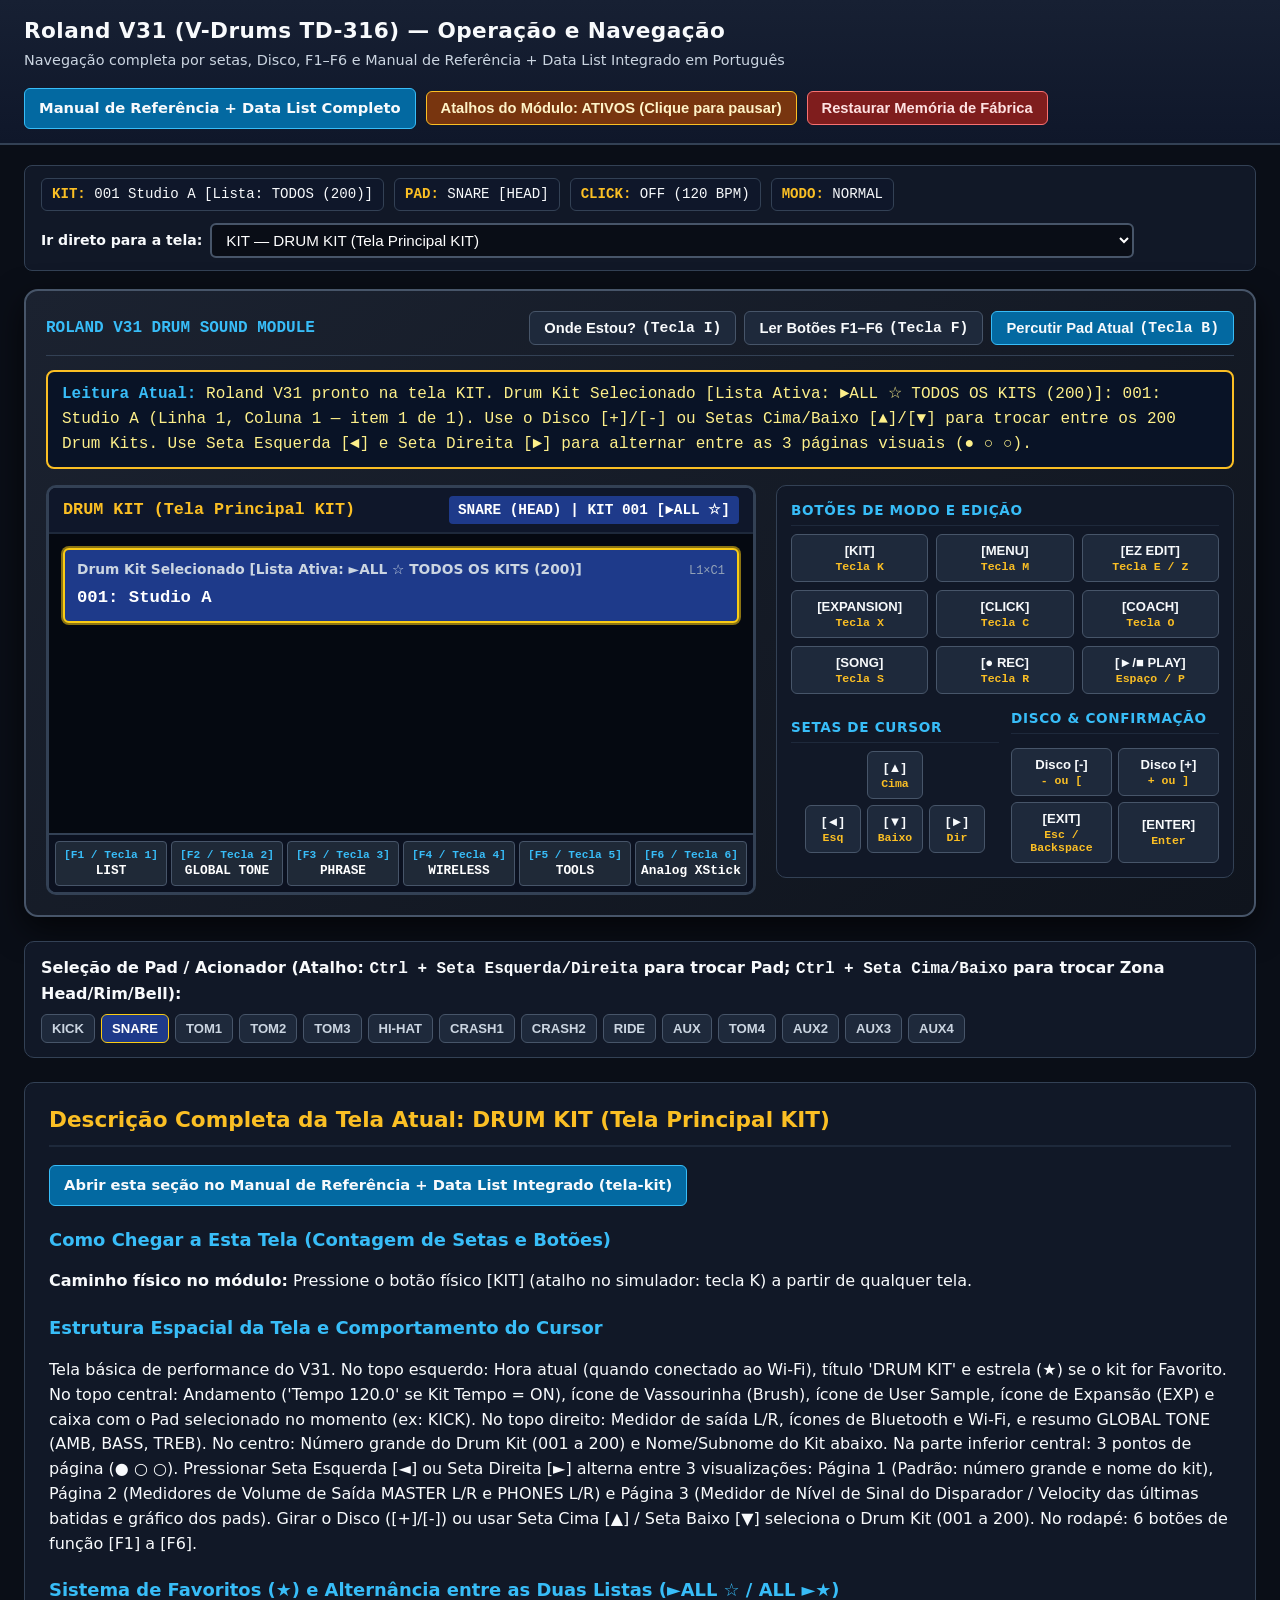
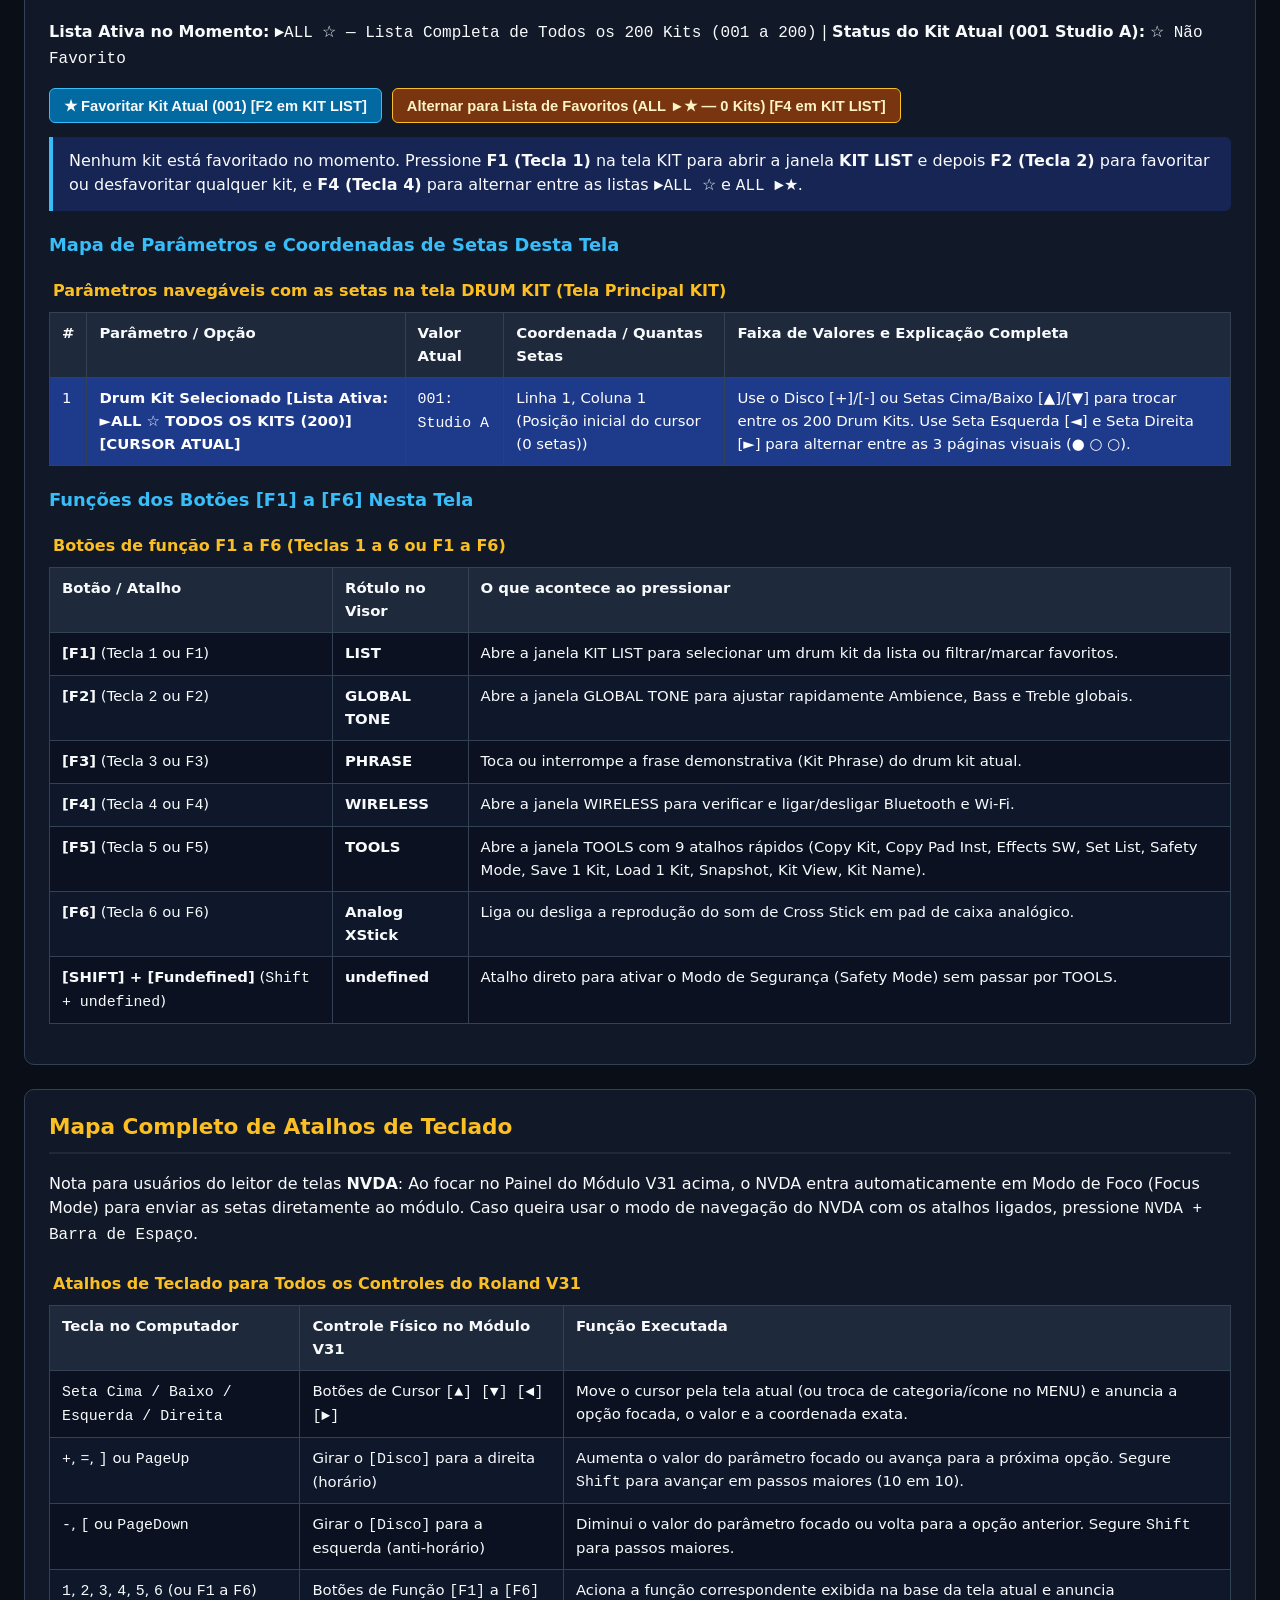
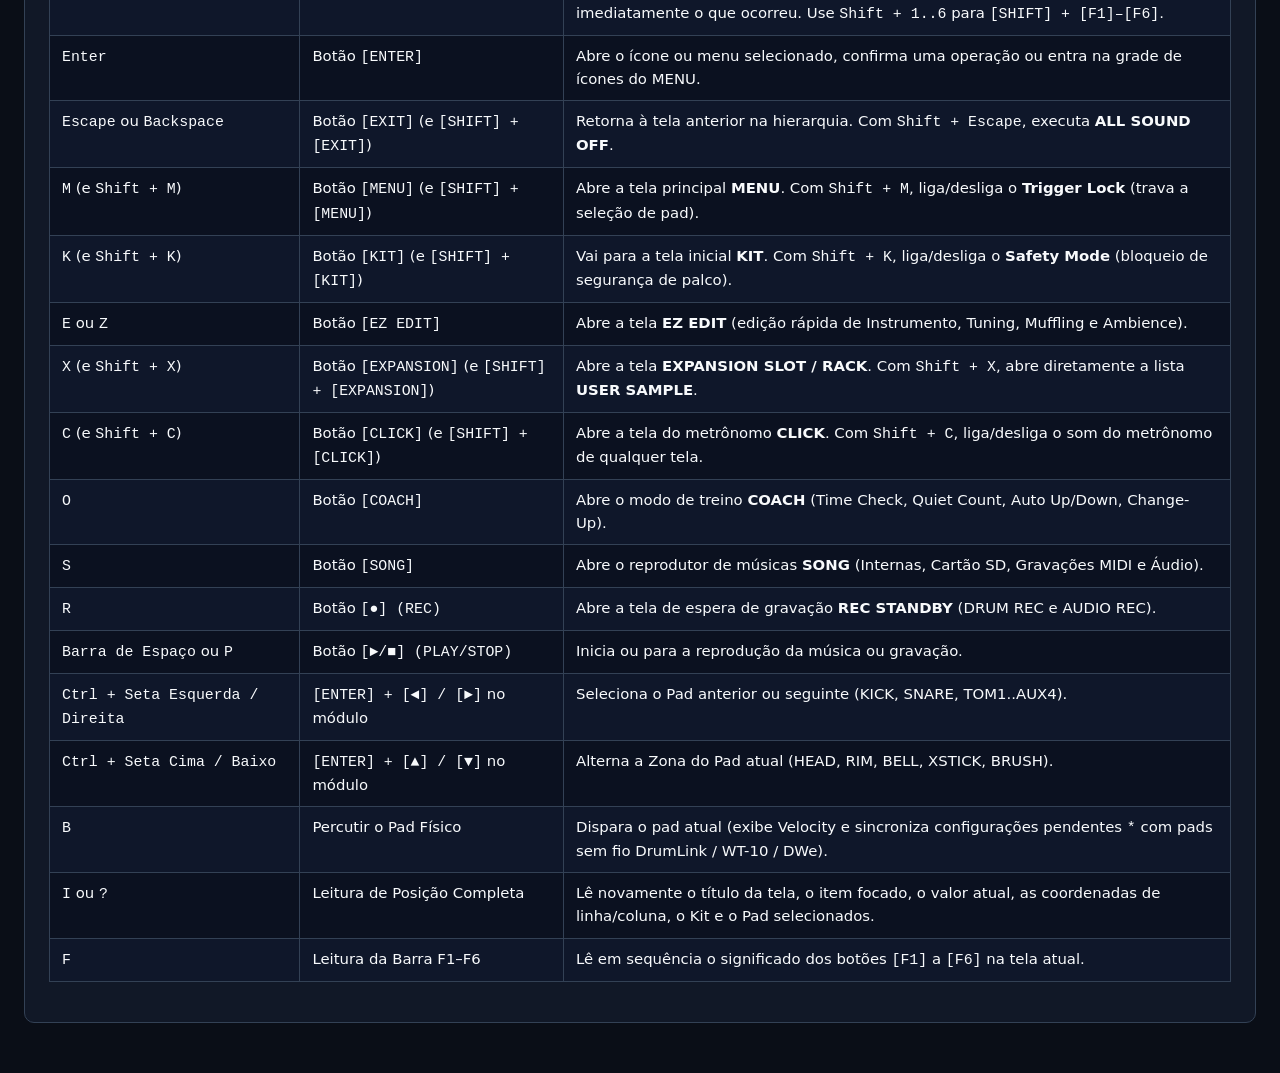
<file: index.html>
<!DOCTYPE html>
<html lang="pt-BR">
<head>
  <meta charset="UTF-8" />
  <meta name="viewport" content="width=device-width, initial-scale=1.0" />
  <title>Roland V31 (TD-316) — Painel Operacional e Manual Acessível</title>
  <link rel="stylesheet" href="styles.css" />
</head>
<body>
  <a href="#v31-simulator-app" class="skip-link">Pular para o Painel do Módulo V31</a>
  <a href="#current-screen-doc" class="skip-link">Pular para a Descrição Completa da Tela Atual</a>

  <!-- Regiões Live Duplas para garantir leitura imediata de cada tecla no NVDA -->
  <div id="nvda-live-a" class="sr-only" aria-live="assertive" aria-atomic="true"></div>
  <div id="nvda-live-b" class="sr-only" aria-live="assertive" aria-atomic="true"></div>

  <header class="site-header" role="banner">
    <div class="header-inner">
      <div>
        <h1 class="brand-title">Roland V31 (V-Drums TD-316) — Operação e Navegação</h1>
        <p class="brand-subtitle">Navegação completa por setas, Disco, F1–F6 e Manual de Referência + Data List Integrado em Português</p>
      </div>
      <nav class="top-nav" aria-label="Navegação Principal">
        <a href="manual.html" class="nav-link-btn btn-primary">Manual de Referência + Data List Completo</a>
        <button type="button" id="btn-toggle-capture" class="btn btn-amber">Atalhos do Módulo: ATIVOS (Clique para pausar)</button>
        <button type="button" id="btn-reset-memory" class="btn btn-danger">Restaurar Memória de Fábrica</button>
      </nav>
    </div>
  </header>

  <main class="main-container" role="main">
    <!-- Barra de Status do Módulo -->
    <section class="status-bar" aria-label="Status Atual do Módulo">
      <div class="status-pills">
        <span id="status-kit" class="status-pill"><strong>KIT:</strong> 001 Studio A</span>
        <span id="status-pad" class="status-pill"><strong>PAD:</strong> SNARE [HEAD]</span>
        <span id="status-click" class="status-pill"><strong>CLICK:</strong> OFF (120 BPM)</span>
        <span id="status-flags" class="status-pill"><strong>MODO:</strong> NORMAL</span>
      </div>
      <div style="display:flex; align-items:center; gap:8px;">
        <label for="quick-screen-select" style="font-size:0.88rem; font-weight:700;">Ir direto para a tela:</label>
        <select id="quick-screen-select" class="search-box" style="width:auto; min-width:260px; padding:6px 10px;"></select>
      </div>
    </section>

    <!-- Painel Interativo do Módulo Roland V31 -->
    <section
      id="v31-simulator-app"
      class="v31-chassis"
      role="application"
      tabindex="0"
      aria-label="Painel do Módulo Roland V31. Use as setas para navegar pelas opções, números de 1 a 6 para F1 a F6, Mais e Menos para girar o Disco, Enter para abrir e Escape para sair."
    >
      <div class="chassis-top-row">
        <span class="chassis-badge">ROLAND V31 DRUM SOUND MODULE</span>
        <div style="display:flex; gap:8px; flex-wrap:wrap;">
          <button type="button" id="btn-hw-whereami" class="btn">Onde Estou? <kbd>(Tecla I)</kbd></button>
          <button type="button" id="btn-hw-readf" class="btn">Ler Botões F1–F6 <kbd>(Tecla F)</kbd></button>
          <button type="button" id="btn-hw-strike" class="btn btn-primary">Percutir Pad Atual <kbd>(Tecla B)</kbd></button>
        </div>
      </div>

      <!-- Última Leitura Enviada ao Leitor de Telas -->
      <div class="live-announcement-banner" aria-hidden="true">
        <strong>Leitura Atual:</strong> <span id="last-announcement-text">Módulo iniciado na tela KIT (001 Studio A).</span>
      </div>

      <div class="module-workarea">
        <!-- Visor LCD Colorido do V31 -->
        <div class="v31-lcd-frame" role="region" aria-label="Visor LCD do Módulo V31">
          <div class="lcd-topbar">
            <span id="lcd-screen-title" class="lcd-screen-title">DRUM KIT (Tela Principal KIT)</span>
            <span id="lcd-pad-indicator" class="lcd-pad-indicator">SNARE (HEAD) | KIT 001</span>
          </div>

          <div id="lcd-body" class="lcd-body">
            <!-- Renderizado dinamicamente por simulator.js -->
          </div>

          <div id="lcd-fbar" class="lcd-fbar" role="group" aria-label="Botões de Função F1 a F6 do Visor">
            <!-- Botões F1 a F6 renderizados dinamicamente -->
          </div>
        </div>

        <!-- Controles Físicos do Painel Direito do V31 -->
        <div class="hardware-controls-panel" role="region" aria-label="Botões Físicos do Módulo V31">
          <div>
            <h2 class="hw-group-title">Botões de Modo e Edição</h2>
            <div class="hw-btn-grid">
              <button type="button" id="btn-hw-kit" class="hw-btn">[KIT]<kbd>Tecla K</kbd></button>
              <button type="button" id="btn-hw-menu" class="hw-btn">[MENU]<kbd>Tecla M</kbd></button>
              <button type="button" id="btn-hw-ezedit" class="hw-btn">[EZ EDIT]<kbd>Tecla E / Z</kbd></button>
              <button type="button" id="btn-hw-expansion" class="hw-btn">[EXPANSION]<kbd>Tecla X</kbd></button>
              <button type="button" id="btn-hw-click" class="hw-btn">[CLICK]<kbd>Tecla C</kbd></button>
              <button type="button" id="btn-hw-coach" class="hw-btn">[COACH]<kbd>Tecla O</kbd></button>
              <button type="button" id="btn-hw-song" class="hw-btn">[SONG]<kbd>Tecla S</kbd></button>
              <button type="button" id="btn-hw-rec" class="hw-btn">[● REC]<kbd>Tecla R</kbd></button>
              <button type="button" id="btn-hw-play" class="hw-btn">[►/■ PLAY]<kbd>Espaço / P</kbd></button>
            </div>
          </div>

          <div class="dpad-and-dial">
            <div>
              <h2 class="hw-group-title">Setas de Cursor</h2>
              <div class="dpad-grid">
                <div></div>
                <button type="button" id="btn-hw-up" class="hw-btn" aria-label="Seta para Cima">[▲]<kbd>Cima</kbd></button>
                <div></div>
                <button type="button" id="btn-hw-left" class="hw-btn" aria-label="Seta para Esquerda">[◄]<kbd>Esq</kbd></button>
                <button type="button" id="btn-hw-down" class="hw-btn" aria-label="Seta para Baixo">[▼]<kbd>Baixo</kbd></button>
                <button type="button" id="btn-hw-right" class="hw-btn" aria-label="Seta para Direita">[►]<kbd>Dir</kbd></button>
              </div>
            </div>

            <div class="dial-box">
              <h2 class="hw-group-title">Disco &amp; Confirmação</h2>
              <div style="display:grid; grid-template-columns:1fr 1fr; gap:6px;">
                <button type="button" id="btn-hw-dial-dec" class="hw-btn">Disco [-]<kbd>- ou [</kbd></button>
                <button type="button" id="btn-hw-dial-inc" class="hw-btn">Disco [+]<kbd>+ ou ]</kbd></button>
                <button type="button" id="btn-hw-exit" class="hw-btn">[EXIT]<kbd>Esc / Backspace</kbd></button>
                <button type="button" id="btn-hw-enter" class="hw-btn">[ENTER]<kbd>Enter</kbd></button>
              </div>
            </div>
          </div>
        </div>
      </div>
    </section>

    <!-- Barra de Seleção Rápida de Pads e Zonas -->
    <section class="pad-bar" aria-label="Seleção de Pad e Zona">
      <div style="display:flex; justify-content:space-between; align-items:center; flex-wrap:wrap; gap:8px;">
        <strong>Seleção de Pad / Acionador (Atalho: <code>Ctrl + Seta Esquerda/Direita</code> para trocar Pad; <code>Ctrl + Seta Cima/Baixo</code> para trocar Zona Head/Rim/Bell):</strong>
      </div>
      <div id="pad-selector-row" class="pad-buttons-row"></div>
    </section>

    <!-- Seção Obrigatória: Descrição Completa da Tela Atual, Mapa de Setas e Link para o Manual -->
    <section id="current-screen-doc" class="doc-card" aria-label="Descrição Completa da Tela Atual e Mapa de Setas">
      <!-- Preenchido dinamicamente por simulator.js a cada mudança de tela ou valor -->
    </section>

    <!-- Referência Rápida de Todos os Atalhos de Teclado -->
    <section class="doc-card" aria-label="Tabela de Atalhos de Teclado do Módulo V31">
      <h2>Mapa Completo de Atalhos de Teclado</h2>
      <p>
        Nota para usuários do leitor de telas <strong>NVDA</strong>: Ao focar no Painel do Módulo V31 acima, o NVDA entra automaticamente em Modo de Foco (Focus Mode) para enviar as setas diretamente ao módulo. Caso queira usar o modo de navegação do NVDA com os atalhos ligados, pressione <code>NVDA + Barra de Espaço</code>.
      </p>
      <div class="table-responsive">
        <table class="v31-table">
          <caption>Atalhos de Teclado para Todos os Controles do Roland V31</caption>
          <thead>
            <tr>
              <th scope="col">Tecla no Computador</th>
              <th scope="col">Controle Físico no Módulo V31</th>
              <th scope="col">Função Executada</th>
            </tr>
          </thead>
          <tbody>
            <tr>
              <td><code>Seta Cima / Baixo / Esquerda / Direita</code></td>
              <td>Botões de Cursor <code>[▲] [▼] [◄] [►]</code></td>
              <td>Move o cursor pela tela atual (ou troca de categoria/ícone no MENU) e anuncia a opção focada, o valor e a coordenada exata.</td>
            </tr>
            <tr>
              <td><code>+</code>, <code>=</code>, <code>]</code> ou <code>PageUp</code></td>
              <td>Girar o <code>[Disco]</code> para a direita (horário)</td>
              <td>Aumenta o valor do parâmetro focado ou avança para a próxima opção. Segure <code>Shift</code> para avançar em passos maiores (10 em 10).</td>
            </tr>
            <tr>
              <td><code>-</code>, <code>[</code> ou <code>PageDown</code></td>
              <td>Girar o <code>[Disco]</code> para a esquerda (anti-horário)</td>
              <td>Diminui o valor do parâmetro focado ou volta para a opção anterior. Segure <code>Shift</code> para passos maiores.</td>
            </tr>
            <tr>
              <td><code>1</code>, <code>2</code>, <code>3</code>, <code>4</code>, <code>5</code>, <code>6</code> (ou <code>F1</code> a <code>F6</code>)</td>
              <td>Botões de Função <code>[F1]</code> a <code>[F6]</code></td>
              <td>Aciona a função correspondente exibida na base da tela atual e anuncia imediatamente o que ocorreu. Use <code>Shift + 1..6</code> para <code>[SHIFT] + [F1]–[F6]</code>.</td>
            </tr>
            <tr>
              <td><code>Enter</code></td>
              <td>Botão <code>[ENTER]</code></td>
              <td>Abre o ícone ou menu selecionado, confirma uma operação ou entra na grade de ícones do MENU.</td>
            </tr>
            <tr>
              <td><code>Escape</code> ou <code>Backspace</code></td>
              <td>Botão <code>[EXIT]</code> (e <code>[SHIFT] + [EXIT]</code>)</td>
              <td>Retorna à tela anterior na hierarquia. Com <code>Shift + Escape</code>, executa <strong>ALL SOUND OFF</strong>.</td>
            </tr>
            <tr>
              <td><code>M</code> (e <code>Shift + M</code>)</td>
              <td>Botão <code>[MENU]</code> (e <code>[SHIFT] + [MENU]</code>)</td>
              <td>Abre a tela principal <strong>MENU</strong>. Com <code>Shift + M</code>, liga/desliga o <strong>Trigger Lock</strong> (trava a seleção de pad).</td>
            </tr>
            <tr>
              <td><code>K</code> (e <code>Shift + K</code>)</td>
              <td>Botão <code>[KIT]</code> (e <code>[SHIFT] + [KIT]</code>)</td>
              <td>Vai para a tela inicial <strong>KIT</strong>. Com <code>Shift + K</code>, liga/desliga o <strong>Safety Mode</strong> (bloqueio de segurança de palco).</td>
            </tr>
            <tr>
              <td><code>E</code> ou <code>Z</code></td>
              <td>Botão <code>[EZ EDIT]</code></td>
              <td>Abre a tela <strong>EZ EDIT</strong> (edição rápida de Instrumento, Tuning, Muffling e Ambience).</td>
            </tr>
            <tr>
              <td><code>X</code> (e <code>Shift + X</code>)</td>
              <td>Botão <code>[EXPANSION]</code> (e <code>[SHIFT] + [EXPANSION]</code>)</td>
              <td>Abre a tela <strong>EXPANSION SLOT / RACK</strong>. Com <code>Shift + X</code>, abre diretamente a lista <strong>USER SAMPLE</strong>.</td>
            </tr>
            <tr>
              <td><code>C</code> (e <code>Shift + C</code>)</td>
              <td>Botão <code>[CLICK]</code> (e <code>[SHIFT] + [CLICK]</code>)</td>
              <td>Abre a tela do metrônomo <strong>CLICK</strong>. Com <code>Shift + C</code>, liga/desliga o som do metrônomo de qualquer tela.</td>
            </tr>
            <tr>
              <td><code>O</code></td>
              <td>Botão <code>[COACH]</code></td>
              <td>Abre o modo de treino <strong>COACH</strong> (Time Check, Quiet Count, Auto Up/Down, Change-Up).</td>
            </tr>
            <tr>
              <td><code>S</code></td>
              <td>Botão <code>[SONG]</code></td>
              <td>Abre o reprodutor de músicas <strong>SONG</strong> (Internas, Cartão SD, Gravações MIDI e Áudio).</td>
            </tr>
            <tr>
              <td><code>R</code></td>
              <td>Botão <code>[●] (REC)</code></td>
              <td>Abre a tela de espera de gravação <strong>REC STANDBY</strong> (DRUM REC e AUDIO REC).</td>
            </tr>
            <tr>
              <td><code>Barra de Espaço</code> ou <code>P</code></td>
              <td>Botão <code>[►/■] (PLAY/STOP)</code></td>
              <td>Inicia ou para a reprodução da música ou gravação.</td>
            </tr>
            <tr>
              <td><code>Ctrl + Seta Esquerda / Direita</code></td>
              <td><code>[ENTER] + [◄] / [►]</code> no módulo</td>
              <td>Seleciona o Pad anterior ou seguinte (KICK, SNARE, TOM1..AUX4).</td>
            </tr>
            <tr>
              <td><code>Ctrl + Seta Cima / Baixo</code></td>
              <td><code>[ENTER] + [▲] / [▼]</code> no módulo</td>
              <td>Alterna a Zona do Pad atual (HEAD, RIM, BELL, XSTICK, BRUSH).</td>
            </tr>
            <tr>
              <td><code>B</code></td>
              <td>Percutir o Pad Físico</td>
              <td>Dispara o pad atual (exibe Velocity e sincroniza configurações pendentes <code>*</code> com pads sem fio DrumLink / WT-10 / DWe).</td>
            </tr>
            <tr>
              <td><code>I</code> ou <code>?</code></td>
              <td>Leitura de Posição Completa</td>
              <td>Lê novamente o título da tela, o item focado, o valor atual, as coordenadas de linha/coluna, o Kit e o Pad selecionados.</td>
            </tr>
            <tr>
              <td><code>F</code></td>
              <td>Leitura da Barra F1–F6</td>
              <td>Lê em sequência o significado dos botões <code>[F1]</code> a <code>[F6]</code> na tela atual.</td>
            </tr>
          </tbody>
        </table>
      </div>
    </section>
  </main>

  <!-- Dados Completos do Manual de Referência + Data List -->
  <script src="data/kits_and_lists.js"></script>
  <script src="data/instruments.js"></script>
  <script src="data/effects.js"></script>
  <script src="data/manual_sections.js"></script>
  <script src="data/screens_and_menus.js"></script>
  <!-- Motor Operacional do Módulo V31 -->
  <script src="simulator.js"></script>
</body>
</html>
</file>
<file: styles.css>
/* ============================================================================
   ROLAND V31 / TD-316 — SIMULADOR DE MÓDULO & MANUAL DE REFERÊNCIA INTEGRADO
   Estilos de Alto Contraste e Acessibilidade para Leitores de Tela (NVDA)
   ============================================================================ */

:root {
  --bg-page: #0a0e17;
  --bg-panel: #111827;
  --bg-lcd: #050911;
  --bg-lcd-header: #0f172a;
  --bg-lcd-cell: #131c2e;
  --bg-lcd-active: #1e3a8a;
  --bg-fbtn: #1f2937;
  --bg-fbtn-active: #0284c7;
  --text-primary: #f8fafc;
  --text-secondary: #cbd5e1;
  --text-muted: #94a3b8;
  --accent-cyan: #38bdf8;
  --accent-amber: #fbbf24;
  --accent-green: #4ade80;
  --accent-red: #f87171;
  --border-color: #334155;
  --focus-ring: #facc15;
  --font-sans: "Segoe UI", system-ui, -apple-system, BlinkMacSystemFont, Roboto, sans-serif;
  --font-mono: "Cascadia Mono", "Consolas", "Courier New", monospace;
}

* {
  box-sizing: border-box;
}

html, body {
  margin: 0;
  padding: 0;
  background-color: var(--bg-page);
  color: var(--text-primary);
  font-family: var(--font-sans);
  line-height: 1.55;
  font-size: 16px;
}

/* Utilitários para Leitores de Tela */
.sr-only {
  position: absolute !important;
  width: 1px !important;
  height: 1px !important;
  padding: 0 !important;
  margin: -1px !important;
  overflow: hidden !important;
  clip: rect(0, 0, 0, 0) !important;
  white-space: nowrap !important;
  border: 0 !important;
}

.skip-link {
  position: absolute;
  top: -100px;
  left: 12px;
  background: var(--focus-ring);
  color: #000;
  font-weight: 700;
  padding: 10px 16px;
  border-radius: 6px;
  z-index: 9999;
  text-decoration: none;
}

.skip-link:focus {
  top: 12px;
}

a {
  color: var(--accent-cyan);
  text-decoration: underline;
}

a:hover, a:focus {
  color: var(--focus-ring);
}

:focus-visible {
  outline: 3px solid var(--focus-ring) !important;
  outline-offset: 2px !important;
}

/* Cabeçalho Principal */
.site-header {
  background: linear-gradient(180deg, #172033 0%, #0f172a 100%);
  border-bottom: 2px solid var(--border-color);
  padding: 14px 24px;
}

.header-inner {
  max-width: 1380px;
  margin: 0 auto;
  display: flex;
  flex-wrap: wrap;
  align-items: center;
  justify-content: space-between;
  gap: 16px;
}

.brand-title {
  margin: 0;
  font-size: 1.35rem;
  font-weight: 800;
  letter-spacing: 0.02em;
  color: var(--text-primary);
}

.brand-subtitle {
  margin: 2px 0 0 0;
  font-size: 0.9rem;
  color: var(--text-secondary);
}

.top-nav {
  display: flex;
  flex-wrap: wrap;
  gap: 10px;
  align-items: center;
}

.btn, .nav-link-btn {
  display: inline-flex;
  align-items: center;
  gap: 6px;
  background: #1e293b;
  color: var(--text-primary);
  border: 1px solid #475569;
  border-radius: 6px;
  padding: 8px 14px;
  font-size: 0.92rem;
  font-weight: 600;
  cursor: pointer;
  text-decoration: none;
  transition: background 0.15s, border-color 0.15s;
}

.btn:hover, .nav-link-btn:hover {
  background: #334155;
  border-color: var(--accent-cyan);
  color: #fff;
}

.btn-primary {
  background: #0369a1;
  border-color: #38bdf8;
}

.btn-primary:hover {
  background: #0284c7;
}

.btn-amber {
  background: #78350f;
  border-color: var(--accent-amber);
  color: #fef3c7;
}

.btn-danger {
  background: #7f1d1d;
  border-color: var(--accent-red);
  color: #fee2e2;
}

/* Container Principal */
.main-container {
  max-width: 1380px;
  margin: 0 auto;
  padding: 20px 24px 60px;
}

/* Barra de Status Rápido e Pad Atual */
.status-bar {
  background: var(--bg-panel);
  border: 1px solid var(--border-color);
  border-radius: 8px;
  padding: 12px 16px;
  margin-bottom: 18px;
  display: flex;
  flex-wrap: wrap;
  align-items: center;
  justify-content: space-between;
  gap: 12px;
}

.status-pills {
  display: flex;
  flex-wrap: wrap;
  gap: 10px;
  align-items: center;
}

.status-pill {
  background: #0f172a;
  border: 1px solid #334155;
  border-radius: 6px;
  padding: 5px 10px;
  font-size: 0.88rem;
  font-family: var(--font-mono);
}

.status-pill strong {
  color: var(--accent-amber);
}

.status-pill.active-flag {
  border-color: var(--accent-green);
  color: var(--accent-green);
}

/* Painel do Módulo Físico Roland V31 */
.v31-chassis {
  background: linear-gradient(145deg, #1b2230 0%, #0f141d 100%);
  border: 2px solid #475569;
  border-radius: 14px;
  padding: 20px;
  box-shadow: 0 12px 32px rgba(0, 0, 0, 0.65);
  margin-bottom: 24px;
}

.v31-chassis:focus {
  border-color: var(--focus-ring);
  box-shadow: 0 0 0 4px rgba(250, 204, 21, 0.35);
}

.chassis-top-row {
  display: flex;
  flex-wrap: wrap;
  justify-content: space-between;
  align-items: center;
  gap: 12px;
  margin-bottom: 14px;
  padding-bottom: 10px;
  border-bottom: 1px solid #334155;
}

.chassis-badge {
  font-family: var(--font-mono);
  font-weight: 700;
  font-size: 1rem;
  color: var(--accent-cyan);
}

.live-announcement-banner {
  background: #091326;
  border: 2px solid var(--accent-amber);
  border-radius: 8px;
  padding: 10px 14px;
  margin-bottom: 16px;
  font-family: var(--font-mono);
  font-size: 1rem;
  color: #fef08a;
}

.live-announcement-banner strong {
  color: var(--accent-cyan);
}

/* Grade de Visor LCD + Controles Físicos */
.module-workarea {
  display: grid;
  grid-template-columns: 1.55fr 1fr;
  gap: 20px;
  align-items: start;
}

@media (max-width: 1024px) {
  .module-workarea {
    grid-template-columns: 1fr;
  }
}

/* Visor LCD Colorido do V31 */
.v31-lcd-frame {
  background: #020617;
  border: 3px solid #334155;
  border-radius: 10px;
  overflow: hidden;
  display: flex;
  flex-direction: column;
  min-height: 410px;
}

.lcd-topbar {
  background: var(--bg-lcd-header);
  border-bottom: 2px solid #1e293b;
  padding: 8px 14px;
  display: flex;
  justify-content: space-between;
  align-items: center;
  font-family: var(--font-mono);
  font-size: 0.9rem;
}

.lcd-screen-title {
  font-weight: 800;
  color: var(--accent-amber);
  font-size: 1.05rem;
}

.lcd-pad-indicator {
  background: #1e3a8a;
  color: #fff;
  padding: 3px 9px;
  border-radius: 4px;
  font-weight: 700;
}

.lcd-body {
  flex: 1;
  padding: 14px;
  background: var(--bg-lcd);
  display: flex;
  flex-direction: column;
  gap: 12px;
}

/* Layout Especial: Tela MENU (Coluna Esquerda 5 Categorias + Grade Direita 4x3) */
.menu-split-layout {
  display: grid;
  grid-template-columns: 210px 1fr;
  gap: 14px;
  flex: 1;
}

@media (max-width: 680px) {
  .menu-split-layout {
    grid-template-columns: 1fr;
  }
}

.menu-cat-list {
  list-style: none;
  margin: 0;
  padding: 0;
  display: flex;
  flex-direction: column;
  gap: 6px;
  border-right: 2px solid #1e293b;
  padding-right: 10px;
}

.menu-cat-item {
  padding: 10px 12px;
  border-radius: 6px;
  background: #0f172a;
  border: 2px solid transparent;
  font-weight: 700;
  font-size: 0.92rem;
  cursor: pointer;
  display: flex;
  justify-content: space-between;
  align-items: center;
}

.menu-cat-item.selected-cat {
  background: #172554;
  border-color: #3b82f6;
  color: #fff;
}

.menu-cat-item.focused-cursor {
  background: #1e3a8a;
  border-color: var(--focus-ring);
  box-shadow: 0 0 0 2px rgba(250, 204, 21, 0.5);
}

.menu-icon-grid {
  display: grid;
  grid-template-columns: repeat(4, 1fr);
  gap: 8px;
  align-content: start;
}

@media (max-width: 680px) {
  .menu-icon-grid {
    grid-template-columns: repeat(2, 1fr);
  }
}

.menu-icon-cell {
  background: var(--bg-lcd-cell);
  border: 2px solid #1e293b;
  border-radius: 8px;
  padding: 10px 8px;
  text-align: center;
  cursor: pointer;
  min-height: 78px;
  display: flex;
  flex-direction: column;
  justify-content: center;
  gap: 4px;
}

.menu-icon-cell.focused-cursor {
  background: var(--bg-lcd-active);
  border-color: var(--focus-ring);
  box-shadow: 0 0 0 2px rgba(250, 204, 21, 0.6);
}

.menu-icon-coord {
  font-family: var(--font-mono);
  font-size: 0.72rem;
  color: var(--text-muted);
}

.menu-icon-label {
  font-weight: 800;
  font-size: 0.92rem;
  color: var(--text-primary);
}

/* Grade de Parâmetros ou Lista do LCD */
.lcd-items-grid {
  display: grid;
  gap: 8px;
}

.lcd-item-card {
  background: var(--bg-lcd-cell);
  border: 2px solid #1e293b;
  border-radius: 6px;
  padding: 9px 12px;
  cursor: pointer;
  display: flex;
  flex-direction: column;
  justify-content: space-between;
  gap: 4px;
}

.lcd-item-card.focused-cursor {
  background: var(--bg-lcd-active);
  border-color: var(--focus-ring);
  box-shadow: 0 0 0 2px rgba(250, 204, 21, 0.55);
}

.lcd-item-top {
  display: flex;
  justify-content: space-between;
  align-items: baseline;
  gap: 8px;
}

.lcd-item-label {
  font-size: 0.86rem;
  color: var(--text-secondary);
  font-weight: 600;
}

.lcd-item-coord {
  font-family: var(--font-mono);
  font-size: 0.75rem;
  color: var(--text-muted);
}

.lcd-item-value {
  font-family: var(--font-mono);
  font-size: 1.08rem;
  font-weight: 800;
  color: var(--accent-amber);
}

.lcd-item-card.focused-cursor .lcd-item-value {
  color: #fff;
}

/* Barra Rodapé F1–F6 do Visor LCD */
.lcd-fbar {
  background: #0b1120;
  border-top: 2px solid #334155;
  display: grid;
  grid-template-columns: repeat(6, 1fr);
  gap: 4px;
  padding: 6px;
}

.fbar-btn {
  background: var(--bg-fbtn);
  color: var(--text-primary);
  border: 1px solid #475569;
  border-radius: 4px;
  padding: 7px 4px;
  font-family: var(--font-mono);
  font-size: 0.8rem;
  font-weight: 700;
  text-align: center;
  cursor: pointer;
  display: flex;
  flex-direction: column;
  align-items: center;
  gap: 2px;
}

.fbar-btn:hover {
  background: #334155;
  border-color: var(--accent-cyan);
}

.fbar-btn .f-num {
  font-size: 0.7rem;
  color: var(--accent-cyan);
}

.fbar-btn .f-lbl {
  color: #fff;
  word-break: break-word;
}

.fbar-btn.f-disabled {
  opacity: 0.48;
}

/* Painel Direito: Controles Físicos do Módulo */
.hardware-controls-panel {
  background: #111827;
  border: 1px solid #334155;
  border-radius: 10px;
  padding: 14px;
  display: flex;
  flex-direction: column;
  gap: 14px;
}

.hw-group-title {
  margin: 0 0 8px 0;
  font-size: 0.85rem;
  text-transform: uppercase;
  letter-spacing: 0.05em;
  color: var(--accent-cyan);
  border-bottom: 1px solid #1e293b;
  padding-bottom: 4px;
}

.hw-btn-grid {
  display: grid;
  grid-template-columns: repeat(3, 1fr);
  gap: 8px;
}

.hw-btn {
  background: #1e293b;
  color: var(--text-primary);
  border: 1px solid #475569;
  border-radius: 6px;
  padding: 8px 6px;
  font-size: 0.82rem;
  font-weight: 700;
  cursor: pointer;
  text-align: center;
}

.hw-btn:hover {
  background: #334155;
  border-color: var(--accent-amber);
}

.hw-btn kbd {
  display: block;
  font-family: var(--font-mono);
  font-size: 0.72rem;
  color: var(--accent-amber);
  margin-top: 2px;
}

.dpad-and-dial {
  display: grid;
  grid-template-columns: 1fr 1fr;
  gap: 12px;
  align-items: center;
}

.dpad-grid {
  display: grid;
  grid-template-columns: repeat(3, 1fr);
  gap: 6px;
  max-width: 180px;
  margin: 0 auto;
}

.dial-box {
  display: flex;
  flex-direction: column;
  gap: 6px;
}

/* Seletores de Pad e Zona Rápidos */
.pad-bar {
  background: var(--bg-panel);
  border: 1px solid var(--border-color);
  border-radius: 10px;
  padding: 14px 16px;
  margin-bottom: 24px;
}

.pad-buttons-row {
  display: flex;
  flex-wrap: wrap;
  gap: 6px;
  margin-top: 8px;
}

.pad-chip {
  background: #1e293b;
  color: var(--text-secondary);
  border: 1px solid #475569;
  border-radius: 6px;
  padding: 6px 10px;
  font-size: 0.82rem;
  font-weight: 700;
  cursor: pointer;
}

.pad-chip.active-pad {
  background: #1e3a8a;
  color: #fff;
  border-color: var(--focus-ring);
}

/* Seções de Documentação e Descrição Completa da Tela Atual */
.doc-card {
  background: var(--bg-panel);
  border: 1px solid var(--border-color);
  border-radius: 10px;
  padding: 20px 24px;
  margin-bottom: 24px;
}

.doc-card h2 {
  margin-top: 0;
  color: var(--accent-amber);
  font-size: 1.35rem;
  border-bottom: 2px solid #1e293b;
  padding-bottom: 8px;
}

.doc-card h3 {
  color: var(--accent-cyan);
  font-size: 1.12rem;
  margin-top: 20px;
  margin-bottom: 8px;
}

.doc-card h4 {
  color: #e2e8f0;
  font-size: 1rem;
  margin-top: 16px;
  margin-bottom: 6px;
}

/* Tabelas Acessíveis */
.table-responsive {
  overflow-x: auto;
  margin: 12px 0 20px;
}

table.v31-table {
  width: 100%;
  border-collapse: collapse;
  background: #0b1120;
  font-size: 0.93rem;
}

table.v31-table caption {
  text-align: left;
  font-weight: 700;
  color: var(--accent-amber);
  padding: 8px 4px;
  font-size: 1rem;
}

table.v31-table th,
table.v31-table td {
  border: 1px solid #334155;
  padding: 9px 12px;
  text-align: left;
  vertical-align: top;
}

table.v31-table th {
  background: #1e293b;
  color: #f8fafc;
  font-weight: 700;
}

table.v31-table tr:nth-child(even) td {
  background: #0f172a;
}

table.v31-table tr.active-row td {
  background: #1e3a8a;
  color: #fff;
}

/* Layout do Manual de Referência + Data List (manual.html) */
.manual-layout {
  display: grid;
  grid-template-columns: 310px 1fr;
  gap: 24px;
  align-items: start;
}

@media (max-width: 980px) {
  .manual-layout {
    grid-template-columns: 1fr;
  }
}

.manual-sidebar {
  background: var(--bg-panel);
  border: 1px solid var(--border-color);
  border-radius: 10px;
  padding: 16px;
  position: sticky;
  top: 16px;
  max-height: calc(100vh - 32px);
  overflow-y: auto;
}

.manual-toc-list {
  list-style: none;
  padding: 0;
  margin: 0;
  display: flex;
  flex-direction: column;
  gap: 6px;
}

.manual-toc-list a {
  display: block;
  padding: 6px 10px;
  border-radius: 6px;
  text-decoration: none;
  color: var(--text-secondary);
  font-size: 0.9rem;
}

.manual-toc-list a:hover,
.manual-toc-list a:focus {
  background: #1e293b;
  color: var(--focus-ring);
}

.search-box {
  width: 100%;
  background: #090d16;
  color: #fff;
  border: 2px solid #475569;
  border-radius: 6px;
  padding: 10px 12px;
  font-size: 0.95rem;
}

.search-box:focus {
  border-color: var(--focus-ring);
}

.badge {
  display: inline-block;
  padding: 2px 8px;
  border-radius: 4px;
  font-family: var(--font-mono);
  font-size: 0.78rem;
  font-weight: 700;
  background: #1e293b;
  color: var(--accent-cyan);
}

.tip-box {
  background: #172554;
  border-left: 4px solid var(--accent-cyan);
  padding: 12px 16px;
  border-radius: 0 6px 6px 0;
  margin: 12px 0;
}
</file>
